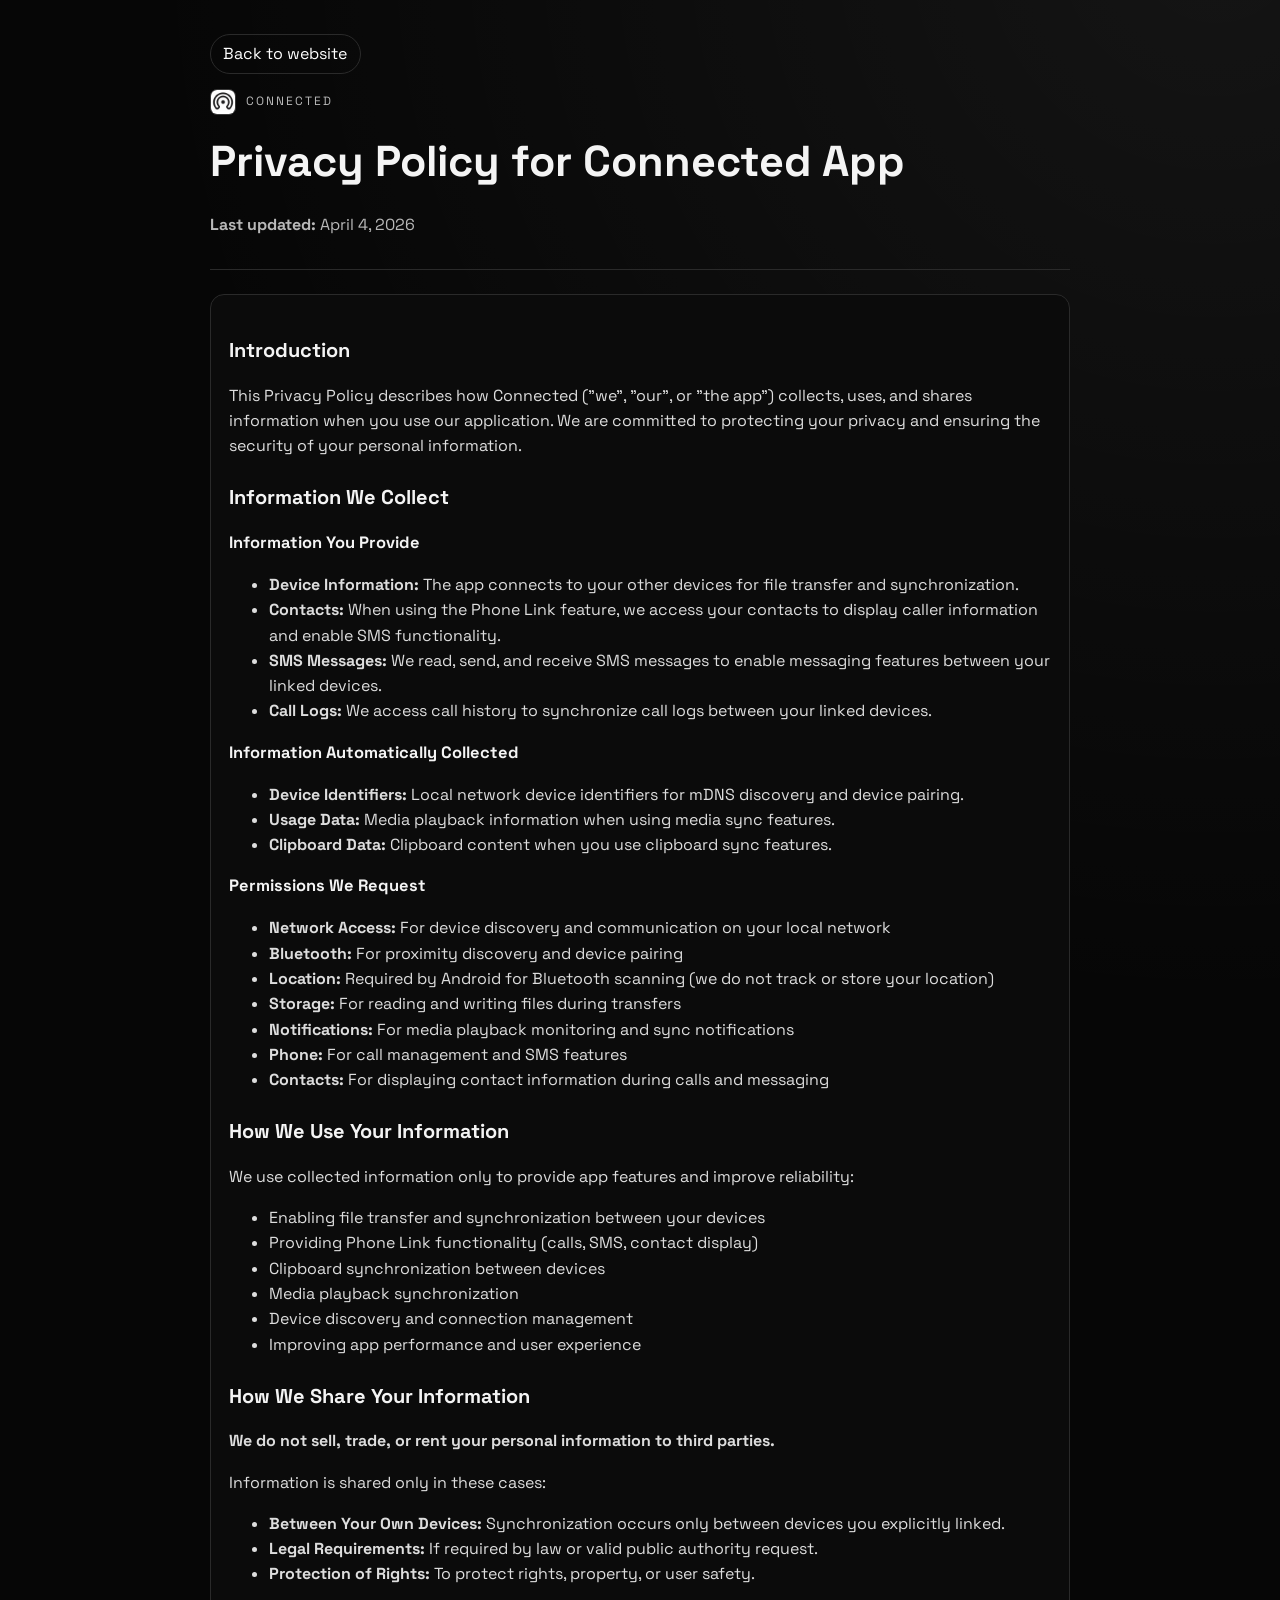
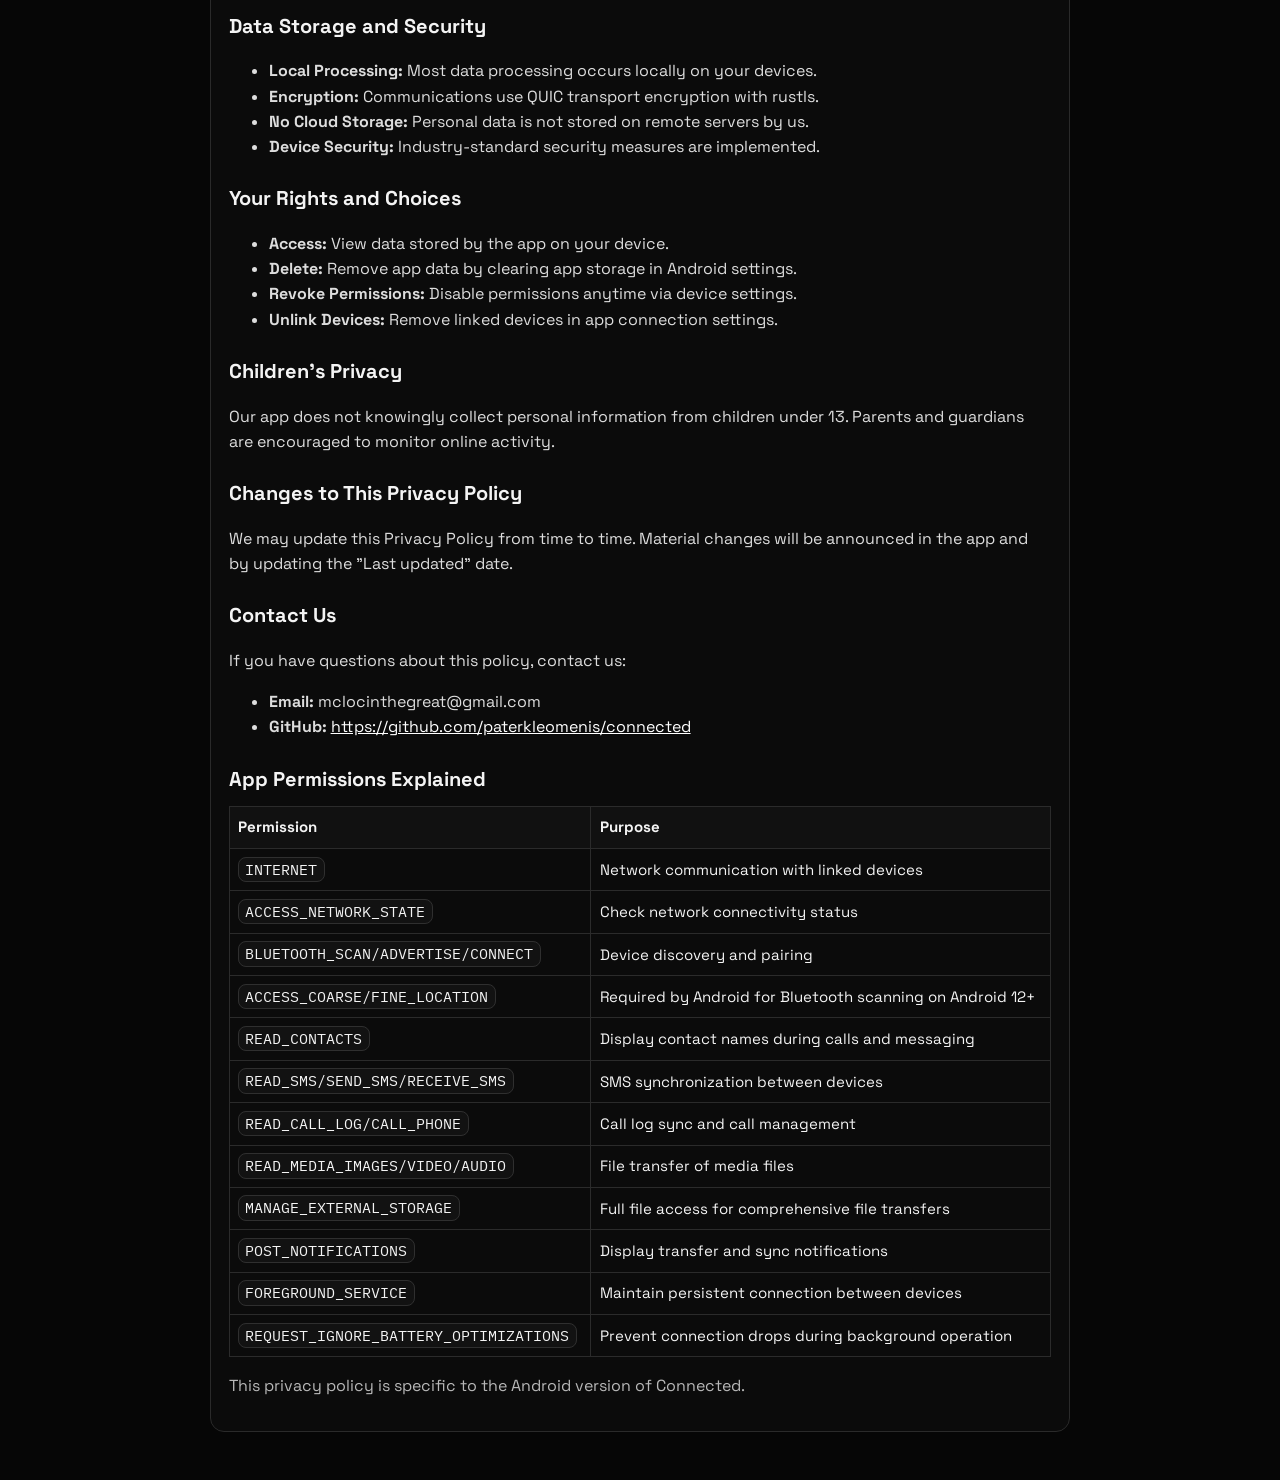
<file: privacy-policy.html>
<!doctype html>
<html lang="en">
    <head>
        <meta charset="utf-8" />
        <meta name="viewport" content="width=device-width, initial-scale=1" />
        <title>Connected Privacy Policy</title>
        <meta
            name="description"
            content="Privacy policy for the Connected Android app."
        />
        <link rel="preconnect" href="https://fonts.googleapis.com" />
        <link rel="preconnect" href="https://fonts.gstatic.com" crossorigin />
        <link
            href="https://fonts.googleapis.com/css2?family=Space+Grotesk:wght@400;500;700&family=IBM+Plex+Mono:wght@400;500&display=swap"
            rel="stylesheet"
        />
        <style>
            :root {
                --bg: #060606;
                --text: #f4f4f4;
                --muted: #b8b8b8;
                --card: #0b0b0b;
                --line: #2a2a2a;
            }

            * {
                box-sizing: border-box;
            }

            body {
                margin: 0;
                background:
                    radial-gradient(
                        circle at 95% -2%,
                        rgba(255, 255, 255, 0.06),
                        transparent 32%
                    ),
                    var(--bg);
                color: var(--text);
                font-family: "Space Grotesk", sans-serif;
                line-height: 1.58;
            }

            .wrap {
                width: min(860px, calc(100% - 2.4rem));
                margin: 0 auto;
                padding: 2.1rem 0 3rem;
            }

            .top {
                border-bottom: 1px solid var(--line);
                padding-bottom: 1rem;
                margin-bottom: 1.5rem;
            }

            .brandline {
                display: inline-flex;
                align-items: center;
                gap: 0.65rem;
                margin-bottom: 0.8rem;
                letter-spacing: 0.16em;
                text-transform: uppercase;
                font-size: 0.75rem;
                color: var(--muted);
            }

            .brandline img {
                width: 26px;
                height: 26px;
                border-radius: 7px;
                border: 1px solid rgba(255, 255, 255, 0.2);
                object-fit: cover;
            }

            h1 {
                margin: 0;
                font-size: clamp(1.9rem, 4.5vw, 2.7rem);
            }

            h2 {
                margin-top: 1.5rem;
                margin-bottom: 0.55rem;
                font-size: 1.25rem;
            }

            h3 {
                margin-top: 1rem;
                margin-bottom: 0.45rem;
                font-size: 1.03rem;
            }

            p,
            li {
                color: #dddddd;
            }

            .muted {
                color: var(--muted);
            }

            .card {
                background: var(--card);
                border: 1px solid var(--line);
                border-radius: 14px;
                padding: 1rem 1.1rem;
                margin-top: 0.9rem;
            }

            a {
                color: #ffffff;
            }

            code {
                font-family: "IBM Plex Mono", monospace;
                background: #121212;
                border: 1px solid #2f2f2f;
                border-radius: 8px;
                padding: 0.14rem 0.38rem;
            }

            table {
                width: 100%;
                border-collapse: collapse;
                margin-top: 0.65rem;
                font-size: 0.94rem;
            }

            th,
            td {
                border: 1px solid #2b2b2b;
                padding: 0.55rem;
                text-align: left;
                vertical-align: top;
            }

            th {
                background: #111;
            }

            .back {
                display: inline-flex;
                text-decoration: none;
                margin-bottom: 0.9rem;
                border: 1px solid var(--line);
                border-radius: 999px;
                padding: 0.42rem 0.78rem;
            }
        </style>
    </head>
    <body>
        <main class="wrap">
            <a class="back" href="index.html">Back to website</a>

            <header class="top">
                <div class="brandline">
                    <img src="logo.png" alt="Connected logo" />
                    <span>Connected</span>
                </div>
                <h1>Privacy Policy for Connected App</h1>
                <p class="muted">
                    <strong>Last updated:</strong> April 4, 2026
                </p>
            </header>

            <section class="card">
                <h2>Introduction</h2>
                <p>
                    This Privacy Policy describes how Connected ("we", "our", or
                    "the app") collects, uses, and shares information when you
                    use our application. We are committed to protecting your
                    privacy and ensuring the security of your personal
                    information.
                </p>

                <h2>Information We Collect</h2>
                <h3>Information You Provide</h3>
                <ul>
                    <li>
                        <strong>Device Information:</strong> The app connects to
                        your other devices for file transfer and
                        synchronization.
                    </li>
                    <li>
                        <strong>Contacts:</strong> When using the Phone Link
                        feature, we access your contacts to display caller
                        information and enable SMS functionality.
                    </li>
                    <li>
                        <strong>SMS Messages:</strong> We read, send, and
                        receive SMS messages to enable messaging features
                        between your linked devices.
                    </li>
                    <li>
                        <strong>Call Logs:</strong> We access call history to
                        synchronize call logs between your linked devices.
                    </li>
                </ul>

                <h3>Information Automatically Collected</h3>
                <ul>
                    <li>
                        <strong>Device Identifiers:</strong> Local network
                        device identifiers for mDNS discovery and device
                        pairing.
                    </li>
                    <li>
                        <strong>Usage Data:</strong> Media playback information
                        when using media sync features.
                    </li>
                    <li>
                        <strong>Clipboard Data:</strong> Clipboard content when
                        you use clipboard sync features.
                    </li>
                </ul>

                <h3>Permissions We Request</h3>
                <ul>
                    <li>
                        <strong>Network Access:</strong> For device discovery
                        and communication on your local network
                    </li>
                    <li>
                        <strong>Bluetooth:</strong> For proximity discovery and
                        device pairing
                    </li>
                    <li>
                        <strong>Location:</strong> Required by Android for
                        Bluetooth scanning (we do not track or store your
                        location)
                    </li>
                    <li>
                        <strong>Storage:</strong> For reading and writing files
                        during transfers
                    </li>
                    <li>
                        <strong>Notifications:</strong> For media playback
                        monitoring and sync notifications
                    </li>
                    <li>
                        <strong>Phone:</strong> For call management and SMS
                        features
                    </li>
                    <li>
                        <strong>Contacts:</strong> For displaying contact
                        information during calls and messaging
                    </li>
                </ul>

                <h2>How We Use Your Information</h2>
                <p>
                    We use collected information only to provide app features
                    and improve reliability:
                </p>
                <ul>
                    <li>
                        Enabling file transfer and synchronization between your
                        devices
                    </li>
                    <li>
                        Providing Phone Link functionality (calls, SMS, contact
                        display)
                    </li>
                    <li>Clipboard synchronization between devices</li>
                    <li>Media playback synchronization</li>
                    <li>Device discovery and connection management</li>
                    <li>Improving app performance and user experience</li>
                </ul>

                <h2>How We Share Your Information</h2>
                <p>
                    <strong
                        >We do not sell, trade, or rent your personal
                        information to third parties.</strong
                    >
                </p>
                <p>Information is shared only in these cases:</p>
                <ul>
                    <li>
                        <strong>Between Your Own Devices:</strong>
                        Synchronization occurs only between devices you
                        explicitly linked.
                    </li>
                    <li>
                        <strong>Legal Requirements:</strong> If required by law
                        or valid public authority request.
                    </li>
                    <li>
                        <strong>Protection of Rights:</strong> To protect
                        rights, property, or user safety.
                    </li>
                </ul>

                <h2>Data Storage and Security</h2>
                <ul>
                    <li>
                        <strong>Local Processing:</strong> Most data processing
                        occurs locally on your devices.
                    </li>
                    <li>
                        <strong>Encryption:</strong> Communications use QUIC
                        transport encryption with rustls.
                    </li>
                    <li>
                        <strong>No Cloud Storage:</strong> Personal data is not
                        stored on remote servers by us.
                    </li>
                    <li>
                        <strong>Device Security:</strong> Industry-standard
                        security measures are implemented.
                    </li>
                </ul>

                <h2>Your Rights and Choices</h2>
                <ul>
                    <li>
                        <strong>Access:</strong> View data stored by the app on
                        your device.
                    </li>
                    <li>
                        <strong>Delete:</strong> Remove app data by clearing app
                        storage in Android settings.
                    </li>
                    <li>
                        <strong>Revoke Permissions:</strong> Disable permissions
                        anytime via device settings.
                    </li>
                    <li>
                        <strong>Unlink Devices:</strong> Remove linked devices
                        in app connection settings.
                    </li>
                </ul>

                <h2>Children's Privacy</h2>
                <p>
                    Our app does not knowingly collect personal information from
                    children under 13. Parents and guardians are encouraged to
                    monitor online activity.
                </p>

                <h2>Changes to This Privacy Policy</h2>
                <p>
                    We may update this Privacy Policy from time to time.
                    Material changes will be announced in the app and by
                    updating the "Last updated" date.
                </p>

                <h2>Contact Us</h2>
                <p>If you have questions about this policy, contact us:</p>
                <ul>
                    <li><strong>Email:</strong> mclocinthegreat@gmail.com</li>
                    <li>
                        <strong>GitHub:</strong>
                        <a href="https://github.com/paterkleomenis/connected"
                            >https://github.com/paterkleomenis/connected</a
                        >
                    </li>
                </ul>

                <h2>App Permissions Explained</h2>
                <table>
                    <thead>
                        <tr>
                            <th>Permission</th>
                            <th>Purpose</th>
                        </tr>
                    </thead>
                    <tbody>
                        <tr>
                            <td><code>INTERNET</code></td>
                            <td>Network communication with linked devices</td>
                        </tr>
                        <tr>
                            <td><code>ACCESS_NETWORK_STATE</code></td>
                            <td>Check network connectivity status</td>
                        </tr>
                        <tr>
                            <td>
                                <code>BLUETOOTH_SCAN/ADVERTISE/CONNECT</code>
                            </td>
                            <td>Device discovery and pairing</td>
                        </tr>
                        <tr>
                            <td><code>ACCESS_COARSE/FINE_LOCATION</code></td>
                            <td>
                                Required by Android for Bluetooth scanning on
                                Android 12+
                            </td>
                        </tr>
                        <tr>
                            <td><code>READ_CONTACTS</code></td>
                            <td>
                                Display contact names during calls and messaging
                            </td>
                        </tr>
                        <tr>
                            <td><code>READ_SMS/SEND_SMS/RECEIVE_SMS</code></td>
                            <td>SMS synchronization between devices</td>
                        </tr>
                        <tr>
                            <td><code>READ_CALL_LOG/CALL_PHONE</code></td>
                            <td>Call log sync and call management</td>
                        </tr>
                        <tr>
                            <td><code>READ_MEDIA_IMAGES/VIDEO/AUDIO</code></td>
                            <td>File transfer of media files</td>
                        </tr>
                        <tr>
                            <td><code>MANAGE_EXTERNAL_STORAGE</code></td>
                            <td>
                                Full file access for comprehensive file
                                transfers
                            </td>
                        </tr>
                        <tr>
                            <td><code>POST_NOTIFICATIONS</code></td>
                            <td>Display transfer and sync notifications</td>
                        </tr>
                        <tr>
                            <td><code>FOREGROUND_SERVICE</code></td>
                            <td>
                                Maintain persistent connection between devices
                            </td>
                        </tr>
                        <tr>
                            <td>
                                <code
                                    >REQUEST_IGNORE_BATTERY_OPTIMIZATIONS</code
                                >
                            </td>
                            <td>
                                Prevent connection drops during background
                                operation
                            </td>
                        </tr>
                    </tbody>
                </table>

                <p class="muted">
                    This privacy policy is specific to the Android version of
                    Connected.
                </p>
            </section>
        </main>
    </body>
</html>
</file>
